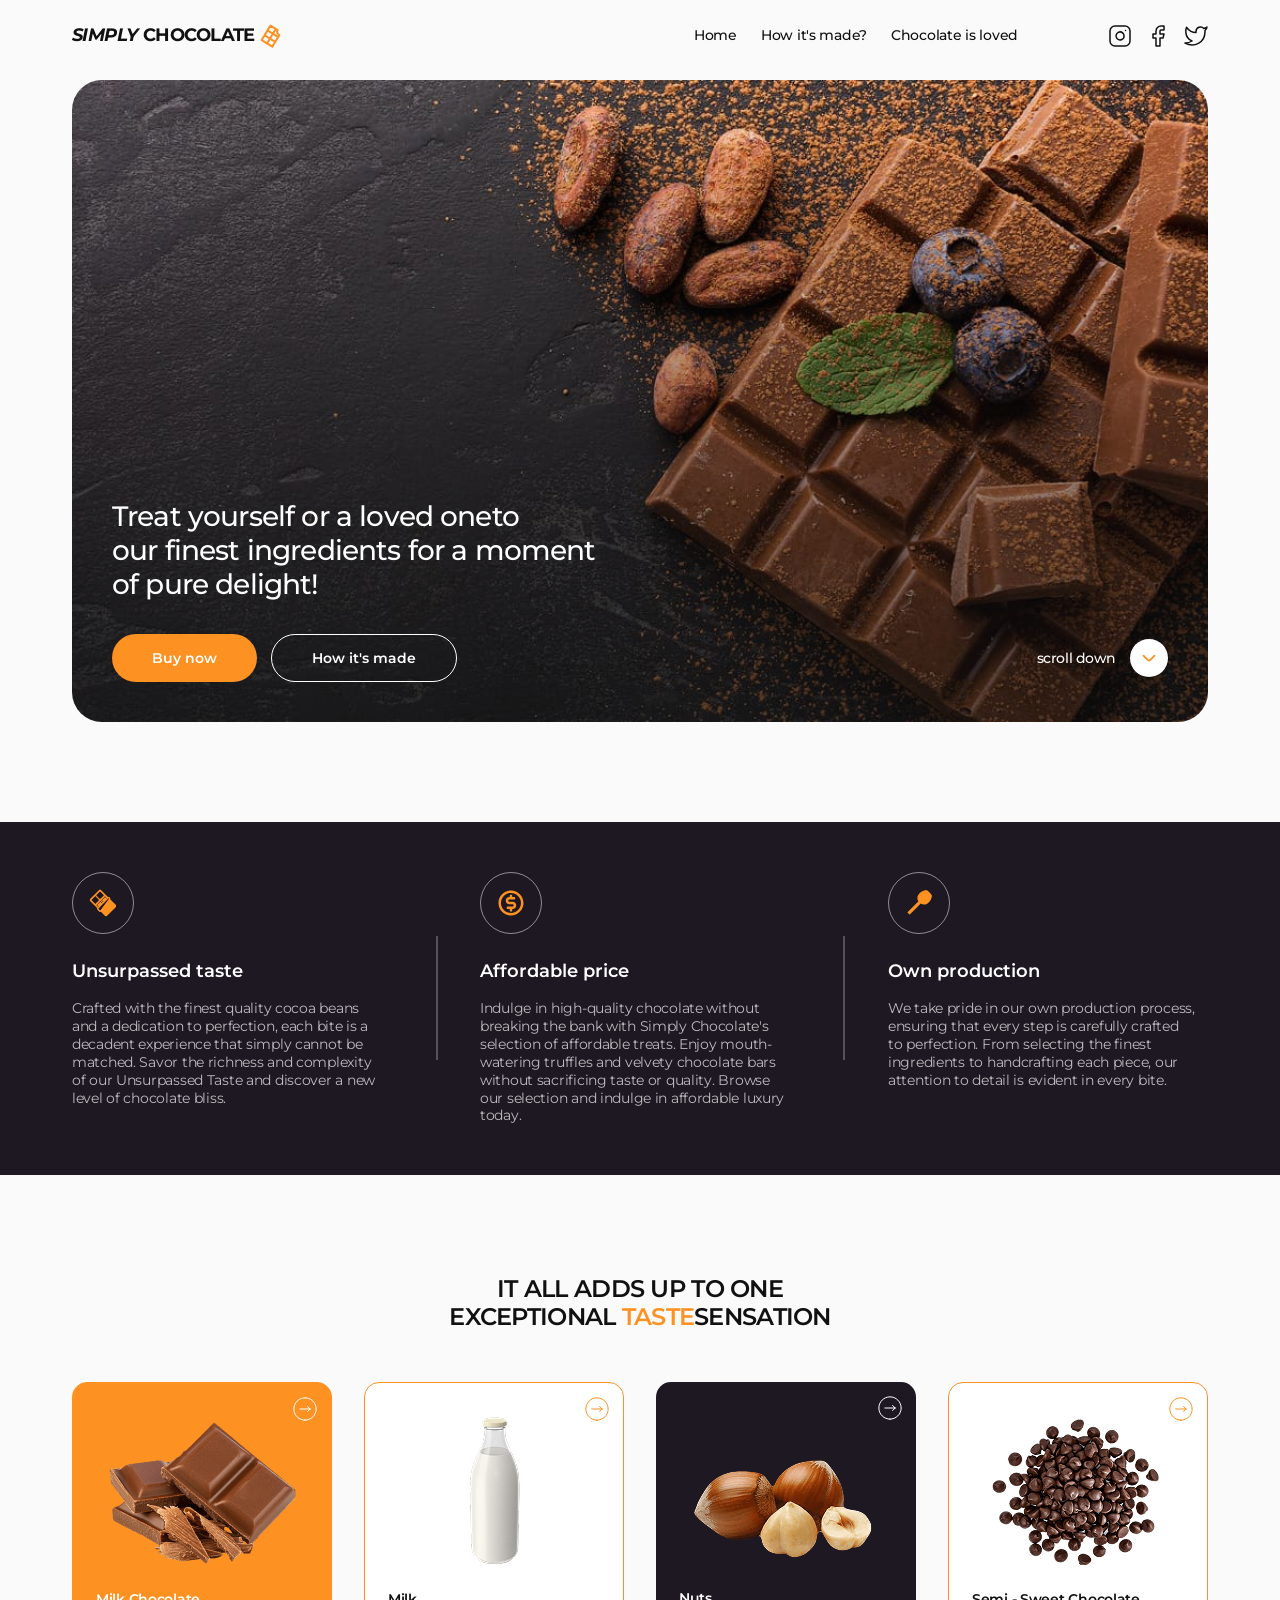
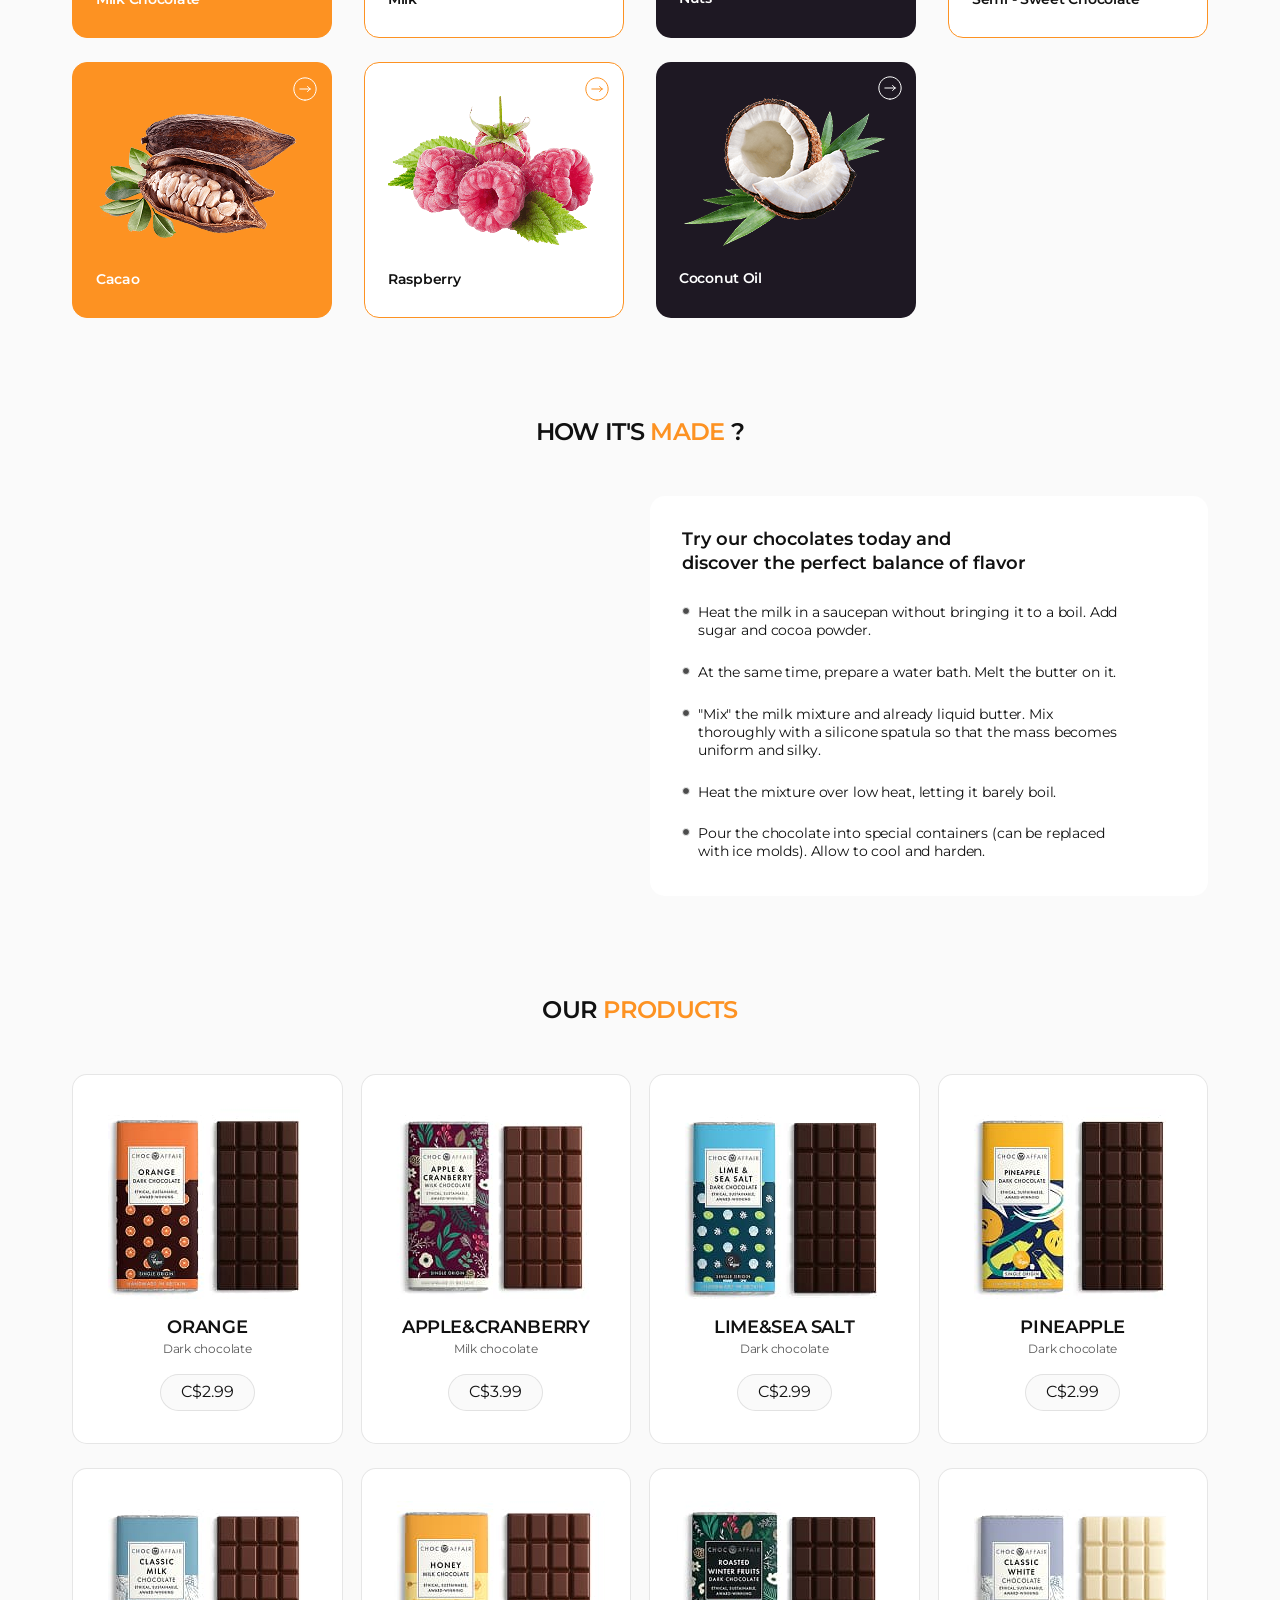
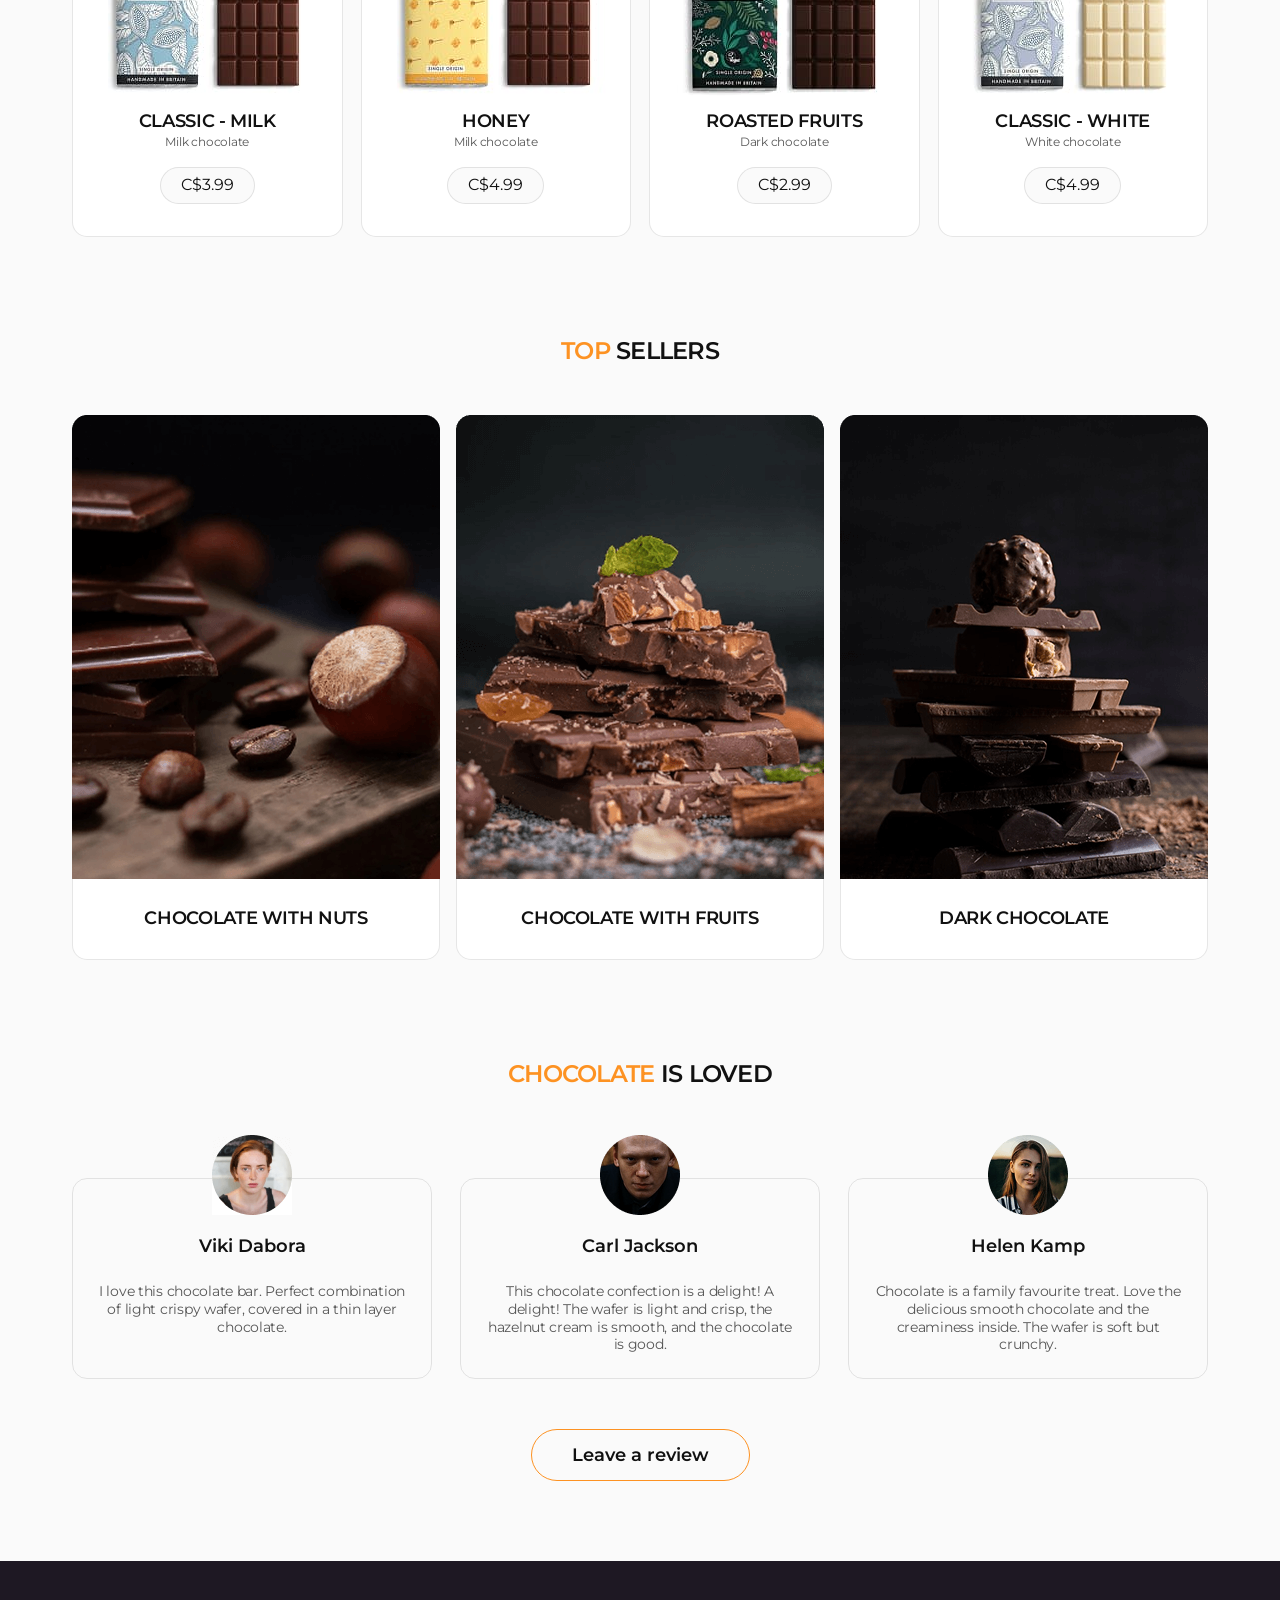
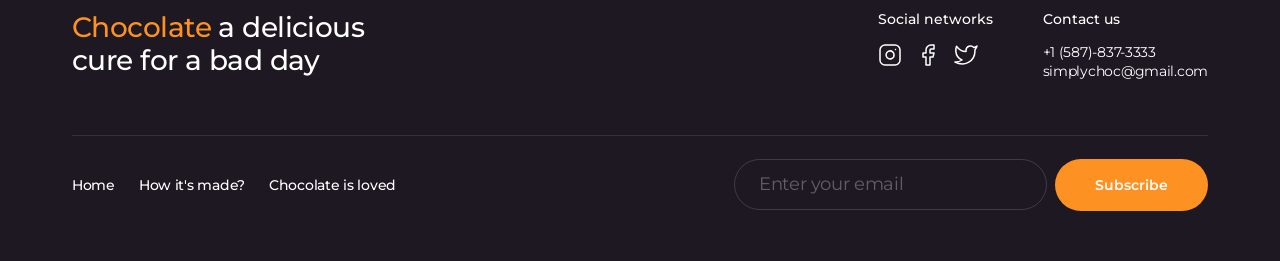
<file: index.html>
<!DOCTYPE html><html lang="en"><head><meta charset="UTF-8"><meta name="viewport" content="width=device-width,initial-scale=1"><title>Simply Chocolate</title><link rel="icon" href="./src/img/icons/logo.svg"><link rel="preconnect" href="https://fonts.googleapis.com"><link rel="preconnect" href="https://fonts.gstatic.com" crossorigin><link href="https://fonts.googleapis.com/css2?family=Montserrat:ital,wght@0,100..900;1,100..900&display=swap" rel="stylesheet"><link rel="stylesheet" href="https://cdnjs.cloudflare.com/ajax/libs/modern-normalize/3.0.1/modern-normalize.min.css"><link rel="stylesheet" href="./src/css/style.min.css"></head><body><header><div class="page-header container"><a href="index.html" class="logo"><i>Simply</i> Chocolate <svg class="logo-icon"><use href="./src/img/icons/sprite.svg#icon-chocolate-logo"></use></svg> </a><button class="burger-menu" type="button"><svg width="28" height="28"><use href="./src/img/icons/sprite.svg#icon-open-menu"></use></svg></button><div class="header-nav-container"><nav class="main-nav"><ul class="menu"><li class="menu-item"><a class="header-link" href="index.html">Home</a></li><li class="menu-item"><a class="header-link" href="#process">How it's made?</a></li><li class="menu-item"><a class="header-link" href="#chocolateIsLoved">Chocolate is loved</a></li></ul></nav><address><ul class="social-media"><li><a class="social-list-link" href="https://www.instagram.com/escbrk/" target="_blank"><svg class="social-icon"><use href="./src/img/icons/sprite.svg#icon-instagram"></use></svg></a></li><li><a class="social-list-link" href="https://www.facebook.com/Escobrk" target="_blank"><svg class="social-icon" aria-label="simply chocolate logo icon"><use href="./src/img/icons/sprite.svg#icon-facebook"></use></svg></a></li><li><a class="social-list-link" href="#" target="_blank"><svg class="social-icon"><use href="./src/img/icons/sprite.svg#icon-twitter"></use></svg></a></li></ul></address></div></div></header><main><section class="hero-section"><div class="container"><div class="hero-container"><h1 class="title">Treat yourself or a loved one<br class="br-mobile">to<br class="br-tablet">our finest ingredients for a moment of pure delight!</h1><div class="btn-container"><div class="hero-btn-wrapper"><button type="button" class="hero-btn">Buy now</button> <a href="#process" class="hero-link-btn">How it's made</a></div><a href="#chocolateIsLoved" class="scroll-btn">scroll down <svg class="hero-icon"><use href="./src/img/icons/sprite.svg#icon-arrow-down"></use></svg></a></div></div></div></section><section class="features-section"><div class="container"><h2 class="visually-hidden">Our features</h2><ul class="featured-list"><li class="features-item"><svg class="features-icon"><use href="./src/img/icons/sprite.svg#icon-chocolate-bar"></use></svg><h3 class="features-title">Unsurpassed taste</h3><p class="features-text">Crafted with the finest quality cocoa beans and a dedication to perfection, each bite is a decadent experience that simply cannot be matched. Savor the richness and complexity of our Unsurpassed Taste and discover a new level of chocolate bliss.</p></li><li class="features-item"><svg class="features-icon"><use href="./src/img/icons/sprite.svg#icon-coin"></use></svg><h3 class="features-title">Affordable price</h3><p class="features-text">Indulge in high-quality chocolate without breaking the bank with Simply Chocolate's selection of affordable treats. Enjoy mouth-watering truffles and velvety chocolate bars without sacrificing taste or quality. Browse our selection and indulge in affordable luxury today.</p></li><li class="features-item"><svg class="features-icon"><use href="./src/img/icons/sprite.svg#icon-spoon"></use></svg><h3 class="features-title">Own production</h3><p class="features-text">We take pride in our own production process, ensuring that every step is carefully crafted to perfection. From selecting the finest ingredients to handcrafting each piece, our attention to detail is evident in every bite.</p></li></ul></div></section><section class="ingredients-section"><div class="container"><h2 class="ingredients-title section-title">It all adds up to one exceptional <span class="accent">taste</span><br class="br-mobile">sensation</h2><ul class="ingredients-list"><li class="ingredients-item"><svg class="ingredients-icon"><use href="./src/img/icons/sprite.svg#icon-arrow"></use></svg> <img class="ingredients-img" srcset="./src/img/ingrediends/milk-chocolate@2x.png 2x" src="./src/img/ingrediends/milk-chocolate.png" alt="milk chocolate" loading="lazy"><h3 class="ingredients-list-title">Milk Chocolate</h3><div class="ingredients-item-overlay"><h3 class="overlay-title">Milk Chocolate</h3><ul class="overlay-list"><li class="overlay-item">chocolate</li><li class="overlay-item">the benefits</li></ul><p class="overlay-text">Milk chocolate is a solid chocolate confectionery containing cocoa, sugar and milk. It is the most consumed type of chocolate. Chocolate was originally sold and consumed as a beverage in pre-Columbian times. Although four-fifths of all milk chocolate is sold in the United States and Europe.</p></div></li><li class="ingredients-item"><svg class="ingredients-icon"><use href="./src/img/icons/sprite.svg#icon-arrow"></use></svg> <img class="ingredients-img" srcset="./src/img/ingrediends/milk@2x.png 2x" src="./src/img/ingrediends/milk.png" alt="milk" loading="lazy"><h3 class="ingredients-list-title">Milk</h3><div class="ingredients-item-overlay"><h3 class="overlay-title">Milk</h3><ul class="overlay-list"><li class="overlay-item">milk</li><li class="overlay-item">the benefits</li></ul><p class="overlay-text">Milk is a white liquid food produced by the mammary glands of mammals. It is the primary source of nutrition for young mammals (including breastfed human infants) before they are able to digest solid food.Early-lactation milk, which is called colostrum, contains antibodies that strengthen the immune system.</p></div></li><li class="ingredients-item"><svg class="ingredients-icon"><use href="./src/img/icons/sprite.svg#icon-arrow"></use></svg> <img class="ingredients-img" srcset="./src/img/ingrediends/nuts@2x.png 2x" src="./src/img/ingrediends/nuts.png" alt="nuts" loading="lazy"><h3 class="ingredients-list-title">Nuts</h3><div class="ingredients-item-overlay"><h3 class="overlay-title">Nuts</h3><ul class="overlay-list"><li class="overlay-item">nuts</li><li class="overlay-item">the benefits</li></ul><p class="overlay-text">Almonds, pistachios, and walnuts are some types of nuts that contain healthy nutrients. When eaten as part of a nutrient-dense diet, these 9 nuts may offer benefits such as reducing your risk of heart disease. They’re a good source of fiber, healthy fats, and plant protein. Plus, they’re great on their own.</p></div></li><li class="ingredients-item"><svg class="ingredients-icon"><use href="./src/img/icons/sprite.svg#icon-arrow"></use></svg> <img class="ingredients-img" srcset="./src/img/ingrediends/semi-sweet-chocolate@2x.png 2x" src="./src/img/ingrediends/semi-sweet-chocolate.png" alt="semi-sweet chocolate" loading="lazy"><h3 class="ingredients-list-title">Semi - Sweet Chocolate</h3><div class="ingredients-item-overlay"><h3 class="overlay-title">Semi - Sweet Chocolate</h3><ul class="overlay-list"><li class="overlay-item">sweet chocolate</li><li class="overlay-item">the benefits</li></ul><p class="overlay-text">Semi-sweet chocolate has a cocoa solid content of 35 to 65%. One of the best ways to gain an understanding of this type of chocolate is to compare it to a different type of chocolate. Semisweet is darker than milk chocolate. In a taste comparison, it has a slightly bitter taste whereas milk chocolate is sweeter and more mellow.</p></div></li><li class="ingredients-item"><svg class="ingredients-icon"><use href="./src/img/icons/sprite.svg#icon-arrow"></use></svg> <img class="ingredients-img" srcset="./src/img/ingrediends/cacao@2x.png 2x" src="./src/img/ingrediends/cacao.png" alt="cacao" loading="lazy"><h3 class="ingredients-list-title">Cacao</h3><div class="ingredients-item-overlay"><h3 class="overlay-title">Cacao</h3><ul class="overlay-list"><li class="overlay-item">cacao</li><li class="overlay-item">the benefits</li></ul><p class="overlay-text">Cocoa is a natural product obtained from the fruits of the cocoa tree (Theobroma cacao). This tropical fruit contains beans, from which cocoa mass, cocoa powder and chocolate are made. The history of the use of cocoa goes back to ancient times. Already in ancient Mesoamerica, the Mayan and Aztec civilizations used cocoa in their culture and rituals</p></div></li><li class="ingredients-item"><svg class="ingredients-icon"><use href="./src/img/icons/sprite.svg#icon-arrow"></use></svg> <img class="ingredients-img" srcset="./src/img/ingrediends/raspberry@2x.png 2x" src="./src/img/ingrediends/raspberry.png" alt="raspberry" loading="lazy"><h3 class="ingredients-list-title">Raspberry</h3><div class="ingredients-item-overlay"><h3 class="overlay-title">Raspberry</h3><ul class="overlay-list"><li class="overlay-item">raspberry</li><li class="overlay-item">the benefits</li></ul><p class="overlay-text">Raspberry is a tasty and aromatic berry plant that is popular all over the world. It belongs to the pink family and grows in many regions, including North America, Europe and Asia. Raspberries have many varieties and color variations, from red to yellow and black.</p></div></li><li class="ingredients-item"><svg class="ingredients-icon"><use href="./src/img/icons/sprite.svg#icon-arrow"></use></svg> <img class="ingredients-img" srcset="./src/img/ingrediends/coconut-oil@2x.png 2x" src="./src/img/ingrediends/coconut-oil.png" alt="coconut oil" loading="lazy"><h3 class="ingredients-list-title">Coconut Oil</h3><div class="ingredients-item-overlay"><h3 class="overlay-title">Coconut Oil</h3><ul class="overlay-list"><li class="overlay-item">coconut oil</li><li class="overlay-item">the benefits</li></ul><p class="overlay-text">Coconut oil is a vegetable oil obtained from the pulp of the fruit of the coconut palm (Cocos nucifera). It is widely used in cooking, cosmetics and medicine, thanks to its numerous useful properties. Coconut oil is a source of saturated fats, especially medium-chain fatty acids, such as lauric acid.</p></div></li></ul></div></section><section id="process" class="process-section"><div class="container"><h2 class="section-title">How it's <span class="accent">made</span> ?</h2><div class="wrapper"><iframe class="wrapper-element" src="https://www.youtube.com/embed/hamUrh8dl7o?si=6hHMDr9dNvWp190o" title="YouTube video player" frameborder="0" allow="accelerometer; autoplay; clipboard-write; encrypted-media; gyroscope; picture-in-picture; web-share" referrerpolicy="strict-origin-when-cross-origin" allowfullscreen></iframe><div class="wrapper-element"><h3 class="wrapper-title">Try our chocolates today and discover the perfect balance of flavor</h3><ul class="wrapper-list"><li class="wrapper-item">Heat the milk in a saucepan without bringing it to a boil. Add sugar and cocoa powder.</li><li class="wrapper-item">At the same time, prepare a water bath. Melt the butter on it.</li><li class="wrapper-item">"Mix" the milk mixture and already liquid butter. Mix thoroughly with a silicone spatula so that the mass becomes uniform and silky.</li><li class="wrapper-item">Heat the mixture over low heat, letting it barely boil.</li><li class="wrapper-item">Pour the chocolate into special containers (can be replaced with ice molds). Allow to cool and harden.</li></ul></div></div></div></section><section class="products-section"><div class="container"><h2 class="section-title">Our <span class="accent">products</span></h2><ul class="products-list"><li class="products-item"><img srcset="./src/img/products/orange@2x.jpg 2x" src="./src/img/products/orange.jpg" alt="Orange" class="products-img" loading="lazy"><h3 class="products-title">Orange</h3><span>Dark chocolate</span><p class="products-price">C&dollar;2.99</p></li><li class="products-item"><img srcset="./src/img/products/apple-cranberry@2x.jpg 2x" src="./src/img/products/apple-cranberry.jpg" alt="Apple&Cranberry" class="products-img" loading="lazy"><h3 class="products-title">Apple&Cranberry</h3><span>Milk chocolate</span><p class="products-price">C&dollar;3.99</p></li><li class="products-item"><img srcset="./src/img/products/lime-sea-salt@2x.jpg 2x" src="./src/img/products/lime-sea-salt.jpg" alt="Lime&Sea Salt" class="products-img" loading="lazy"><h3 class="products-title">Lime&Sea Salt</h3><span>Dark chocolate</span><p class="products-price">C&dollar;2.99</p></li><li class="products-item"><img srcset="./src/img/products/pineapple@2x.jpg 2x" src="./src/img/products/pineapple.jpg" alt="Pineapple" class="products-img" loading="lazy"><h3 class="products-title">Pineapple</h3><span>Dark chocolate</span><p class="products-price">C&dollar;2.99</p></li><li class="products-item"><img srcset="./src/img/products/classic-milk@2x.jpg 2x" src="./src/img/products/classic-milk.jpg" alt="Classic - Milk" class="products-img" loading="lazy"><h3 class="products-title">Classic - Milk</h3><span>Milk chocolate</span><p class="products-price">C&dollar;3.99</p></li><li class="products-item"><img srcset="./src/img/products/honey@2x.jpg 2x" src="./src/img/products/honey.jpg" alt="Honey" class="products-img" loading="lazy"><h3 class="products-title">Honey</h3><span>Milk chocolate</span><p class="products-price">C&dollar;4.99</p></li><li class="products-item"><img srcset="./src/img/products/roasted-fruits@2x.jpg 2x" src="./src/img/products/roasted-fruits.jpg" alt="Roasted Fruits" class="products-img" loading="lazy"><h3 class="products-title">Roasted Fruits</h3><span>Dark chocolate</span><p class="products-price">C&dollar;2.99</p></li><li class="products-item"><img srcset="./src/img/products/classic-white@2x.jpg 2x" src="./src/img/products/classic-white.jpg" alt="Classic - White" class="products-img" loading="lazy"><h3 class="products-title">Classic - White</h3><span>White chocolate</span><p class="products-price">C&dollar;4.99</p></li></ul></div></section><section class="sellers-section"><div class="container"><h2 class="section-title"><span class="accent">Top</span> Sellers</h2><ul class="sellers-list"><li class="sellers-item"><div class="sellers-img-wrapper"><img srcset="./src/img/top_sellers/chocolate_with_nuts@2x.png 2x" src="./src/img/top_sellers/chocolate_with_nuts.png" alt="" class="sellers-img" loading="lazy"><p class="sellers-description">Chocolate with nuts is a delectable combination that brings together the smoothness of chocolate and the crunchiness of nuts. Whether it's milk chocolate, dark chocolate, or white chocolate, the addition of nuts adds a whole new dimension of flavor and texture.</p></div><h3 class="sellers-title">Chocolate with nuts</h3></li><li class="sellers-item"><div class="sellers-img-wrapper"><img srcset="./src/img/top_sellers/chocolate_with_fruits@2x.png 2x" src="./src/img/top_sellers/chocolate_with_fruits.png" alt="" class="sellers-img" loading="lazy"><p class="sellers-description">Chocolate with fruit is an unbeatable combination of two of the tastiest things in the world. This dessert combines delicate and aromatic chocolate with fresh and juicy fruits, creating a true poetry of taste.</p></div><h3 class="sellers-title">Chocolate with fruits</h3></li><li class="sellers-item"><div class="sellers-img-wrapper"><img srcset="./src/img/top_sellers/dark_chocolate@2x.png 2x" src="./src/img/top_sellers/dark_chocolate.png" alt="" class="sellers-img" loading="lazy"><p class="sellers-description">Dark chocolate is a rich and indulgent treat that is beloved by many chocolate enthusiasts. It is made from cocoa beans, which are roasted, ground, and then processed to produce chocolate liquor. Dark chocolate contains a higher percentage of cocoa solids compared to milk chocolate.</p></div><h3 class="sellers-title">Dark chocolate</h3></li></ul></div></section><section id="chocolateIsLoved"><div class="container"><h2 class="section-title"><span class="accent">chocolate</span> is loved</h2><ul class="comments-list"><li class="comments-item"><img class="comments-photo" srcset="./src/img/employees/viki@2x.png 2x" src="./src/img/employees/viki.png" alt="Viki Dabora" loading="lazy"><h3 class="comments-title">Viki Dabora</h3><p class="comments-text">I love this chocolate bar. Perfect combination of light crispy wafer, covered in a thin layer chocolate.</p></li><li class="comments-item"><img class="comments-photo" srcset="./src/img/employees/carl@2x.png 2x" src="./src/img/employees/carl.png" alt="Carl" loading="lazy"><h3 class="comments-title">Carl Jackson</h3><p class="comments-text">This chocolate confection is a delight! A delight! The wafer is light and crisp, the hazelnut cream is smooth, and the chocolate is good.</p></li><li class="comments-item"><img class="comments-photo" srcset="./src/img/employees/helen@2x.png 2x" src="./src/img/employees/helen.png" alt="Helen" loading="lazy"><h3 class="comments-title">Helen Kamp</h3><p class="comments-text">Chocolate is a family favourite treat. Love the delicious smooth chocolate and the creaminess inside. The wafer is soft but crunchy.</p></li></ul><button type="button" class="comments-btn">Leave a review</button></div></section></main><footer><div class="container"><div class="footer-info"><h2 class="footer-title"><span class="accent">Chocolate</span> a delicious cure for a bad day</h2><div class="footer-social"><div class="footer-networks"><h3 class="footer-subtitle">Social networks</h3><ul class="footer-list"><li class="footer-item"><a href="https://www.instagram.com/escbrk/" target="_blank" class="social-list-link"><svg class="social-icon"><use href="./src/img/icons/sprite.svg#icon-instagram"></use></svg></a></li><li class="footer-item"><a href="https://www.facebook.com/Escobrk" target="_blank" class="social-list-link"><svg class="social-icon"><use href="./src/img/icons/sprite.svg#icon-facebook"></use></svg></a></li><li class="footer-item"><a href="#" target="_blank" class="social-list-link"><svg class="social-icon"><use href="./src/img/icons/sprite.svg#icon-twitter"></use></svg></a></li></ul></div><div class="footer-contacts"><h3 class="footer-subtitle">Contact us</h3><address><ul class="contact-list"><li class="contact-item"><a class="contact-link" href="tel:+15878373333">+1 (587)-837-3333</a></li><li class="contact-item"><a class="contact-link" href="mailto:simplychoc@gmail.com">simplychoc@gmail.com</a></li></ul></address></div></div></div><div class="footer-nav"><nav><ul class="footer-nav-list"><li class="footer-nav-item"><a class="footer-nav-link" href="/">Home</a></li><li class="footer-nav-item"><a class="footer-nav-link" href="#process">How it's made?</a></li><li class="footer-nav-item"><a class="footer-nav-link" href="#chocolateIsLoved">Chocolate is loved</a></li></ul></nav><form class="footer-form"><label for="footer-email"><input class="footer-input" type="email" id="footer-email" placeholder="Enter your email"></label> <button class="form-btn" type="button">Subscribe</button></form></div></div></footer><div class="modal-overlay"><div class="modal"><button type="button" class="modal-close-btn" aria-label="modal close button"><svg class="modal-close-icon"><use href="./src/img/icons/sprite.svg#icon-x-close"></use></svg></button><p class="modal-title">Leave a review<br class="br-mobile">about <span class="accent">our chocolate</span></p><form class="review-form"><div class="form-input-wrapper"><label class="modal-form-label" for="user_name">Name<sup class="required">*</sup></label><div class="input-wrapper"><input class="modal-form-input" type="text" name="user_name" id="user_name" pattern="[a-zA-Z]+" required placeholder="Mike Jackson"> <svg class="form-input-icon"><use href="./src/img/icons/sprite.svg#icon-user"></use></svg></div></div><div class="form-input-wrapper"><label class="modal-form-label" for="user_email">Email<sup class="required">*</sup></label><div class="input-wrapper"><input class="modal-form-input" type="email" name="user_email" id="user_email" required placeholder="example@mail.com"> <svg class="form-input-icon"><use href="./src/img/icons/sprite.svg#icon-mail"></use></svg></div></div><div class="form-input-wrapper"><label class="modal-form-label" for="user_phone_number">Phone number<sup class="required">*</sup></label><div class="input-wrapper"><input type="tel" name="user_phone_number" id="user_phone_number" required pattern="[0-9]{3}-[0-9]{3}-[0-9]{4}" title="123-456-7890" placeholder="123-456-7890" class="modal-form-input"> <svg class="form-input-icon"><use href="./src/img/icons/sprite.svg#icon-phone"></use></svg></div></div><div class="form-input-wrapper"><label class="modal-form-label" for="user_comment">Comment</label> <textarea class="modal-form-textarea" name="user_comment" id="user_comment" placeholder="Enter text"></textarea></div><div class="checkbox-wrapper"><input type="checkbox" name="privacy_policy" id="privacy_policy" class="policy-checkbox-input" required value="true"> <label for="privacy_policy" class="custom-checkbox modal-form-label">I accept the terms and conditions of the <span class="br-tablet">&nbsp;</span><a href="#" class="accent">Privacy Policy</a><sup class="required">*</sup></label></div><button type="submit" class="send-form-btn">Send</button></form></div></div><div class="mobile-menu"><div class="container"><button class="close-mobile-menu-btn" type="button"><svg><use href="./src/img/icons/sprite.svg#icon-x-close"></use></svg></button><nav class="main-nav-mobile"><ul class="mobile-menu-list"><li class="menu-item"><a class="mobile-menu-link" href="index.html">Home</a></li><li class="menu-item"><a class="mobile-menu-link" href="#process">How it's made?</a></li><li class="menu-item"><a class="mobile-menu-link" href="#chocolateIsLoved">Chocolate is loved</a></li></ul></nav><address><ul class="mobile-social-media"><li><a href="https://www.instagram.com/escbrk/" target="_blank"><svg class="social-icon"><use href="./src/img/icons/sprite.svg#icon-instagram"></use></svg></a></li><li><a href="https://www.facebook.com/Escobrk" target="_blank"><svg class="social-icon" aria-label="simply chocolate logo icon"><use href="./src/img/icons/sprite.svg#icon-facebook"></use></svg></a></li><li><a href="#" target="_blank"><svg class="social-icon"><use href="./src/img/icons/sprite.svg#icon-twitter"></use></svg></a></li></ul></address></div></div><script src="./script.min.js"></script></body></html>
</file>
<file: src/css/style.min.css>
:root{--dark:#111111;--violet:#1e1823;--gray:#4c4c4c;--accent:#fd9222;--light-accent:#fcf1e0;--dark-white:#fafafa;--white:#ffffff}.visually-hidden{position:absolute;width:1px;height:1px;padding:0;margin:-1px;overflow:hidden;clip:rect(0 0 0 0);white-space:nowrap;border:0}.is-modal-open{overflow:hidden}.container{padding:0 16px;width:calc(335px + (16px * 2));margin-left:auto;margin-right:auto}.section-title{font-size:20px;font-weight:600;line-height:1.2;letter-spacing:-.03em;text-transform:uppercase;text-align:center;margin-bottom:32px;margin-left:auto;margin-right:auto}.accent{color:var(--accent)}h1,h2,h3,h4,h5,h6,p,ul{margin-top:0;margin-bottom:0}body{font-family:Montserrat,sans-serif;color:var(--dark);background-color:var(--dark-white)}*{scroll-behavior:smooth}button{cursor:pointer}ul{padding-left:0;list-style-type:none}a{text-decoration:none}svg{width:20px;height:20px}address{font-style:normal}section:not(:first-child){margin-top:80px}section:last-child{margin-bottom:80px}.required{color:red}.social-list-link{display:block;line-height:0}.main-nav,.menu,.page-header,.social-media{display:flex}.contact-list a:focus,.contact-list a:hover,.footer-nav-list a:focus,.footer-nav-list a:hover{color:var(--accent)}.social-list-link:focus .social-icon,.social-list-link:hover .social-icon{stroke:var(--accent)}.page-header{justify-content:space-between;align-items:center;padding-top:20px;padding-bottom:14px}.logo{color:var(--dark);font-size:14px;font-weight:700;line-height:1.29;letter-spacing:-.03em;text-transform:uppercase;display:flex;align-items:center;column-gap:4px;stroke:var(--accent);fill:none}.header-nav-container{display:none}.social-icon{fill:none;stroke:var(--dark);transition:stroke .3s linear}.menu{column-gap:24px;align-items:center}.social-media{column-gap:14px}.menu-item{font-size:14px;font-weight:500;line-height:1.14;letter-spacing:-.02em}.header-link{color:var(--dark);transition:color .3s linear}.header-link:focus,.header-link:hover{color:var(--accent)}.hero-container{background-color:var(--gray);background-image:linear-gradient(180deg,rgba(17,17,17,0),rgba(17,17,17,.4)),url(../img/hero/hero-mobile.jpg);border-radius:30px;padding:20px;background-position:center;background-size:cover}@media screen and (min-resolution:192dpi),screen and (min-resolution:2dppx),screen and (min-device-pixel-ratio:2){.hero-container{background-image:linear-gradient(180deg,rgba(17,17,17,0),rgba(17,17,17,.4)),url(../img/hero/hero-mobile@2x.jpg)}}.title{color:var(--white);font-size:20px;font-weight:500;line-height:1.2;letter-spacing:-.03em;max-width:484px;padding-top:375px;padding-bottom:32px}.hero-btn,.hero-link-btn{padding:12px 28px;border-radius:100px;font-size:14px;font-weight:600;line-height:normal}.hero-btn{border:none;background-color:var(--accent);color:var(--white);transition:color 250ms linear,background-color 250ms linear}.hero-link-btn{background:0 0;color:var(--white);border:1px solid var(--white);transition:color 250ms linear,border 250ms linear}.btn-container{display:flex;justify-content:space-between;flex-wrap:wrap}.hero-btn-wrapper{display:flex;column-gap:14px;margin-bottom:32px;flex-shrink:0}.scroll-btn{font-size:12px;display:flex;align-items:center;column-gap:14px;color:var(--white);font-weight:500;line-height:1.17;letter-spacing:-.03em;transition:color 250ms linear}.hero-btn:focus,.hero-btn:hover{background:var(--light-accent);color:var(--accent)}.hero-link-btn:focus,.hero-link-btn:hover{border-color:var(--accent);color:var(--accent)}.scroll-btn:focus,.scroll-btn:hover{color:var(--accent)}.scroll-btn:focus .hero-icon,.scroll-btn:hover .hero-icon{fill:var(--white);background-color:var(--accent)}.hero-icon{width:28px;height:28px;background-color:var(--white);fill:var(--accent);padding:6px;border-radius:50%;transition:background-color 250ms linear,fill 250ms linear}.features-section{min-width:fit-content;background-color:var(--violet);padding-top:20px;padding-bottom:20px}.features-text{color:#ffffffb3;font-size:14px;line-height:1.28;letter-spacing:-.02em;max-width:308px}.features-title{color:var(--white);font-size:18px;font-weight:600;line-height:normal;margin:22px 0 18px}.features-icon{width:62px;height:62px;fill:var(--accent);border:1px solid rgba(255,255,255,.5);border-radius:50%;padding:15px}.ingredients-title{width:100%;max-width:417px}.ingredients-item{width:100%;border-radius:15px;padding:32px 50px 28px;position:relative;overflow:hidden}.ingredients-item:hover .ingredients-item-overlay{transform:translateX(0)}.ingredients-item:nth-child(4n+3):hover{outline:1px solid var(--accent)}.ingredients-item-overlay{background-color:var(--white);color:#000;position:absolute;padding:20px 15px;top:0;left:0;width:100%;height:100%;transform:translateX(-100%);transition:transform 850ms ease-in-out}.overlay-title{font-size:18px;font-weight:600;line-height:normal;letter-spacing:-.54px;text-transform:uppercase;margin-bottom:8px}.overlay-list{display:flex;column-gap:6px;font-size:10px;line-height:1.2;margin-bottom:14px}.overlay-item{padding:6px 16px;border-radius:35px;white-space:nowrap;border:1px solid var(--accent)}.overlay-item:nth-child(odd){background-color:var(--accent);color:var(--white)}.overlay-item:nth-child(even){background-color:transparent}.overlay-text{font-size:14px;line-height:1.29;letter-spacing:-.02em;max-height:145px;height:100%;overflow-y:auto}.ingredients-item:nth-child(even){background-color:var(--white);border:1px solid var(--accent)}.ingredients-item:nth-child(4n+1){background-color:var(--accent);border:1px solid var(--accent);color:var(--white)}.ingredients-item:nth-child(4n+3){background-color:var(--violet);color:var(--white)}.ingredients-list-title{margin-top:16px;font-size:14px;font-weight:600;line-height:1.28;letter-spacing:-.02em}.ingredients-icon{fill:transparent;position:absolute;top:14px;right:14px}.ingredients-item:nth-child(odd) .ingredients-icon{stroke:var(--white)}.ingredients-item:nth-child(even) .ingredients-icon{stroke:var(--accent)}.wrapper{max-width:614px;margin:0 auto}.wrapper-element{border-radius:15px;height:500px;width:100%;margin-bottom:20px}.wrapper-title{font-size:18px;font-weight:600;line-height:1.33;margin-bottom:28px;width:100%;max-width:350px}.wrapper-item{position:relative;padding-left:16px;font-size:14px;font-weight:400;line-height:1.28;letter-spacing:-.01em;max-width:436px;width:100%}.wrapper-item:not(:last-child){margin-bottom:18px}.wrapper-element:last-child{padding:32px;background-color:var(--white)}.wrapper-item::before{content:"";display:block;width:8px;height:8px;border-radius:50%;border:1px solid #eceded;background:var(--gray);position:absolute;left:0;top:3px}.products-item{border-radius:15px;background-color:var(--white);padding:32px 53px;display:flex;flex-direction:column;align-items:center;border:1px solid rgba(17,17,17,.1)}.products-img{margin-bottom:8px}.products-title{font-size:18px;font-weight:600;line-height:1.33;letter-spacing:-.02em;text-transform:uppercase;margin-bottom:2px}.products-item>span{color:#111111b3;font-size:12px;line-height:1.16;letter-spacing:-.02em;margin-bottom:18px}.products-price{padding:8px 20px;border-radius:100px;border:1px solid #1111111a;display:inline-block;background-color:var(--dark-white);text-transform:uppercase}.sellers-item{background-color:var(--white);border-radius:15px}.sellers-img{width:100%;display:block}.sellers-img-wrapper{position:relative;overflow:hidden}.sellers-title{padding:24px 0;text-align:center;font-size:18px;font-weight:600;line-height:1.33;letter-spacing:-.02em;text-transform:uppercase;position:relative;z-index:1;border-radius:0 0 15px 15px;border-right:1px solid rgba(17,17,17,.1);border-bottom:1px solid rgba(17,17,17,.1);border-left:1px solid rgba(17,17,17,.1)}.sellers-description{border-radius:15px 15px 0 0;padding:40px;position:absolute;top:0;left:0;transform:translateY(100%);color:var(--white);font-size:14px;line-height:1.28;letter-spacing:-.02em;background:linear-gradient(165deg,rgba(253,253,255,.1) 3.97%,rgba(8,2,21,0) 109.76%);backdrop-filter:blur(7.5px);width:100%;height:100%;display:flex;align-items:center;transition:transform 1s ease-in-out}.sellers-img-wrapper:hover>.sellers-description{transform:translateY(0)}.comments-photo{width:80px;position:absolute;top:-50%;left:50%;transform:translate(-50%,60%)}.comments-list{display:flex;column-gap:28px;text-align:center;margin-top:90px;margin-bottom:50px}.comments-item{border-radius:15px;border:1px solid rgba(17,17,17,.1);padding:56px 24px 24px;position:relative}.comments-title{font-size:18px;font-weight:600;line-height:1.33;margin-bottom:24px}.comments-text{color:rgba(17,17,17,.7);font-size:14px;line-height:1.28;letter-spacing:-.02em}.comments-btn{color:inherit;font-size:14px;font-weight:600;line-height:normal;padding:12px 28px;border-radius:100px;border:1px solid var(--accent);background-color:transparent;display:block;margin:0 auto;transition:color .3s linear,background-color .3s linear}.comments-btn:focus,.comments-btn:hover{background-color:var(--accent);color:var(--white)}footer{background-color:var(--violet);min-width:fit-content;padding-top:32px;padding-bottom:32px;color:var(--white)}.footer-title{color:var(--white);font-size:24px;font-weight:500;line-height:1.17;letter-spacing:-.02em;width:100%;max-width:300px}.footer-nav::after{content:"";display:block;width:100%;height:1px;background:rgba(255,255,255,.1);position:absolute;top:-32px}.footer-social{display:flex;row-gap:32px;flex-direction:column}.footer-networks{order:2}.footer-contacts{order:1}.footer-list{display:flex;column-gap:12px}.footer-list a{display:block;line-height:0}footer .social-icon{stroke:var(--white)}.contact-link{color:var(--white);font-size:14px;font-weight:400;line-height:1.28;letter-spacing:-.02em;transition:color 250ms linear}.footer-subtitle{font-size:14px;font-weight:500;line-height:1.28;margin-bottom:14px}.footer-nav{position:relative;margin-top:62px}.footer-nav-link{color:var(--white);font-size:14px;font-weight:500;line-height:1.14;letter-spacing:-.02em;transition:color 250ms linear}.footer-nav-item:not(:last-child){margin-bottom:18px}.footer-form{display:flex;column-gap:8px}.footer-input{color:var(--accent);padding:14px 18px;font-size:14px;background-color:transparent;border-radius:30px;border:1.5px solid rgba(255,255,255,.15);transition:border-color 250ms linear}.footer-input:active,.footer-input:focus{border-color:var(--accent);outline:transparent}.footer-nav-list{margin-bottom:32px}.footer-input::placeholder{color:rgba(255,255,255,.3);font-size:18px;font-weight:400;line-height:normal;letter-spacing:-.02em}.form-btn{border:none;color:var(--white);background-color:var(--accent);border-radius:100px;padding:14px 24px;font-size:14px;font-style:normal;font-weight:600;line-height:normal;transition:background-color 250ms linear,color 250ms linear}.form-btn:focus,.form-btn:hover{background-color:var(--white);color:var(--accent)}.modal-overlay{display:flex;justify-content:center;align-items:center;position:fixed;z-index:999;top:0;left:0;width:100%;height:100%;background-color:rgba(76,76,76,.5);opacity:0;pointer-events:none;transition:opacity 250ms linear}.modal-overlay.is-open{opacity:1;pointer-events:auto}.modal-close-btn{position:absolute;top:14px;right:14px;background-color:transparent;border:none;padding:0;line-height:0;stroke:var(--dark);transition:stroke 250ms linear}.modal-close-btn:focus,.modal-close-btn:hover{stroke:var(--accent)}.modal{position:relative;background-color:var(--dark-white);max-width:311px;padding:32px 24px;border-radius:15px}.modal-title{max-width:255px;font-size:20px;font-weight:600;line-height:1.17;letter-spacing:-.03em;text-transform:uppercase;margin-bottom:32px}.modal-close-icon{width:24px;height:24px}.modal-form-label>.accent{position:relative}.modal-form-label>.accent::after{content:"";display:block;width:100%;height:1px;background:var(--accent);position:absolute;bottom:0;right:0}.send-form-btn{color:#fff;font-family:Montserrat;font-size:14px;font-style:normal;font-weight:600;line-height:normal;padding:14px 40px;border-radius:100px;border:none;background:var(--accent);margin:0 auto;margin-left:0;border:1px solid var(--accent);transition:background-color 250ms linear,color 250ms linear}.send-form-btn:focus,.send-form-btn:hover{background-color:var(--light-accent);color:var(--accent)}.form-input-wrapper{margin-bottom:14px}.input-wrapper{width:100%;position:relative}.custom-checkbox::before{content:"";display:inline-block;width:20px;height:20px;border-radius:6px;border:1px solid rgba(17,17,17,.14);background-color:transparent;transition:background-color 250ms linear,border-color 250ms linear;margin-right:12px;cursor:pointer;position:absolute;top:0;left:0}.policy-checkbox-input:checked+.custom-checkbox::before{background-color:var(--accent);content:"";background-image:url(../img/icons/checkmark.svg);background-size:10px;background-repeat:no-repeat;background-position:center;display:flex;justify-content:center;align-items:center;border-color:var(--accent)}.policy-checkbox-input:focus+.custom-checkbox::before{border:1.5px solid var(--accent)}.checkbox-wrapper{position:relative;margin-bottom:32px}.policy-checkbox-input{position:absolute;z-index:-10;left:4px;top:0;opacity:0}.form-input-icon{position:absolute;top:50%;transform:translateY(-50%);left:18px;fill:none;stroke:#404040;transition:stroke 250ms linear;width:18px;height:18px}.modal-form-input:focus+.form-input-icon{stroke:var(--accent)}.modal-form-label{color:rgba(64,64,64,.6);letter-spacing:-.02em;margin-bottom:4px;line-height:1.33;font-size:12px;display:inline-block}.modal-form-label:last-child{margin-bottom:0}.modal-form-input{padding-left:43px;height:46px;border-radius:8px;border:1.5px solid rgba(17,17,17,.05);transition:border 250ms linear;background-color:inherit;width:100%}.modal-form-textarea{border-radius:13px;border:1.5px solid rgba(17,17,17,.05);resize:none;width:100%;height:91px;transition:border 250ms linear;padding:22px 24px;background-color:inherit}.modal-form-input:focus,.modal-form-textarea:focus{outline:transparent;border-color:var(--accent,#fd9222)}.modal-form-textarea::placeholder{color:rgba(64,64,64,.3);font-size:18px;letter-spacing:-.02em}.modal-form-input:focus::placeholder,.modal-form-textarea:focus::placeholder{color:var(--accent);transition:color 250ms linear}.modal-form-label.custom-checkbox{display:flex;align-items:center}.modal-close-icon{width:28px;height:28px}.checkbox-wrapper .modal-form-label{flex-wrap:wrap;margin-left:32px}@media screen and (max-width:767px){.br-tablet{display:none}.burger-menu{stroke:var(--dark);border:none;background-color:transparent;padding:0;line-height:0}.close-mobile-menu-btn{position:absolute;top:20px;right:20px;stroke:var(--white);background-color:transparent;border:none;line-height:0;padding:0}.mobile-menu{position:fixed;top:0;left:0;width:100%;height:100%;z-index:1000;background-color:var(--violet);transform:translateX(100%);transition:transform .3s linear}.mobile-menu.is-menu-open{transform:translateX(0)}.mobile-menu>.container{height:100%;position:relative}.main-nav-mobile{display:flex;justify-content:center;padding-top:136px}.mobile-menu-list{display:flex;flex-direction:column;row-gap:24px}.mobile-menu-link{color:var(--white);font-size:14px;font-weight:500;line-height:1.14;letter-spacing:-.02em}.mobile-social-media{position:absolute;bottom:20px;left:20px;display:flex;column-gap:12px}.mobile-social-media .social-icon{width:20px;height:20px;stroke:var(--white)}.features-item{margin-bottom:20px}.ingredients-item:nth-child(n+5){display:none}.ingredients-item:not(:last-child){margin-bottom:20px}.products-item:not(:last-child){margin-bottom:22px}.comments-item:not(:first-child),.sellers-item:not(:first-child){display:none}.footer-title{margin-bottom:32px}.modal-form-input,.modal-form-input::placeholder,.modal-form-textarea::placeholder{font-size:14px}}@media screen and (min-width:768px){section:not(:first-child){margin-top:100px}@media screen and (min-width:768px) and (max-width:1167px){section:nth-child(2){margin-top:40px}}.section-title{font-size:24px;line-height:1.17;margin-bottom:50px}.container{width:calc(704px + (16px * 2))}.burger-menu,.mobile-menu{display:none}.header-nav-container{display:flex;column-gap:48px}.page-header{padding-top:24px;padding-bottom:35px}.br-mobile{display:none}.br-tablet{display:block}.hero-container{background-image:linear-gradient(180deg,rgba(17,17,17,0),rgba(17,17,17,.4)),url(../img/hero/hero-tablet.jpg);padding:40px}@media screen and (min-resolution:192dpi),screen and (min-resolution:2dppx),screen and (min-device-pixel-ratio:2){.hero-container{background-image:linear-gradient(180deg,rgba(17,17,17,0),rgba(17,17,17,.4)),url(../img/hero/hero-tablet@2x.jpg)}}.title{font-size:28px;line-height:1.21;padding-top:630px}.hero-btn,.hero-link-btn{padding:14px 40px}.btn-container{flex-wrap:nowrap}.hero-btn-wrapper{margin-bottom:0}.scroll-btn{font-size:14px;line-height:1.29}.hero-icon{width:38px;height:38px;padding:8px}.features-section{padding-top:50px;padding-bottom:50px}.featured-list{display:flex;flex-direction:row;flex-wrap:wrap;gap:44px 88px}.features-item{width:calc((100% - 88px)/ 2)}.ingredients-list{display:flex;flex-wrap:wrap;gap:32px}.ingredients-item{width:calc((100% - 32px)/ 2)}.wrapper-element{height:400px}.products-item{width:calc((100% - 32px)/ 2)}.products-list{display:flex;gap:32px;flex-wrap:wrap}.sellers-title{padding:28px 0}.sellers-list{display:flex;column-gap:16px}.sellers-item{width:calc((100% - 16px)/ 2)}@media screen and (max-width:1167px){.comments-item:last-child,.sellers-item:last-child{display:none}}.comments-photo{transform:translate(-50%,70%)}.comments-item{width:calc((100% - 16px)/ 2)}.comments-btn{font-size:18px;padding:14px 40px}.form-btn{padding:17px 28px}.footer-input{padding:14px 24px;font-size:18px}.footer-contacts,.footer-networks{order:0}.footer-social{flex-direction:row;column-gap:32px}.footer-nav{display:flex;justify-content:space-between;align-items:center;margin-top:78px}.footer-nav-list{display:flex;column-gap:16px;margin-bottom:0}.footer-nav-item,.footer-nav-item:not(:last-child){margin-bottom:0}.footer-input{width:233px}.footer-info{display:flex;justify-content:space-between}.footer-nav::after{top:-24px}.modal-close-btn{top:24px;right:24px}.form-input-icon{width:24px;height:24px}.modal{max-width:517px;padding:40px}.modal-title{max-width:298px;font-size:24px;margin-bottom:40px}.form-input-wrapper{margin-bottom:18px}.modal-form-input{padding-left:62px;height:68px;border-radius:13px}.modal-form-textarea{height:137px}.checkbox-wrapper{margin-bottom:40px}.modal-form-label{margin-bottom:8px;font-size:14px}}@media screen and (min-width:1168px){.container{width:calc(1136px + (16px * 2))}svg{width:24px;height:24px}.header-nav-container{column-gap:90px}.logo{font-size:18px;line-height:1.11}.page-header{padding-bottom:32px}.hero-container{background-image:linear-gradient(180deg,rgba(17,17,17,0),rgba(17,17,17,.4)),url(../img/hero/hero-desktop.jpg)}@media screen and (min-resolution:192dpi),screen and (min-resolution:2dppx),screen and (min-device-pixel-ratio:2){.hero-container{background-image:linear-gradient(180deg,rgba(17,17,17,0),rgba(17,17,17,.4)),url(../img/hero/hero-desktop@2x.jpg)}}.title{padding-top:380px}.features-item:nth-child(2)::after{content:"";display:block;width:1px;height:124px;background:rgba(255,255,255,.5);position:absolute;left:-44px;top:50%;transform:translate(50%,-50%)}.features-item:nth-child(2)::before{content:"";display:block;width:1px;height:124px;background:rgba(255,255,255,.5);position:absolute;right:-44px;top:50%;transform:translate(50%,-50%)}.features-item{position:relative;width:calc((100% - 176px)/ 3)}.ingredients-item{width:calc((100% - 96px)/ 4);padding:28px 23px}.ingredients-list{gap:24px 32px}.wrapper-item:not(:last-child){margin-bottom:24px}.wrapper{display:flex;column-gap:20px;max-width:none;margin:auto}.wrapper-element{width:calc((100% - 20px)/ 2);margin-bottom:0}.products-item{width:calc((100% - (18px * 3))/ 4);padding:32px 20px}.products-list{gap:24px 18px}.sellers-item{width:calc((100% - 32px)/ 3)}.comments-item{width:calc((100% - (16px * 2))/ 3)}footer{padding-top:50px;padding-bottom:50px}.form-btn{padding:17px 40px}.footer-input{width:313px}.footer-title{font-size:28px}.footer-nav-list{column-gap:24px}.footer-list{column-gap:14px}.footer-social{column-gap:50px}}
</file>
